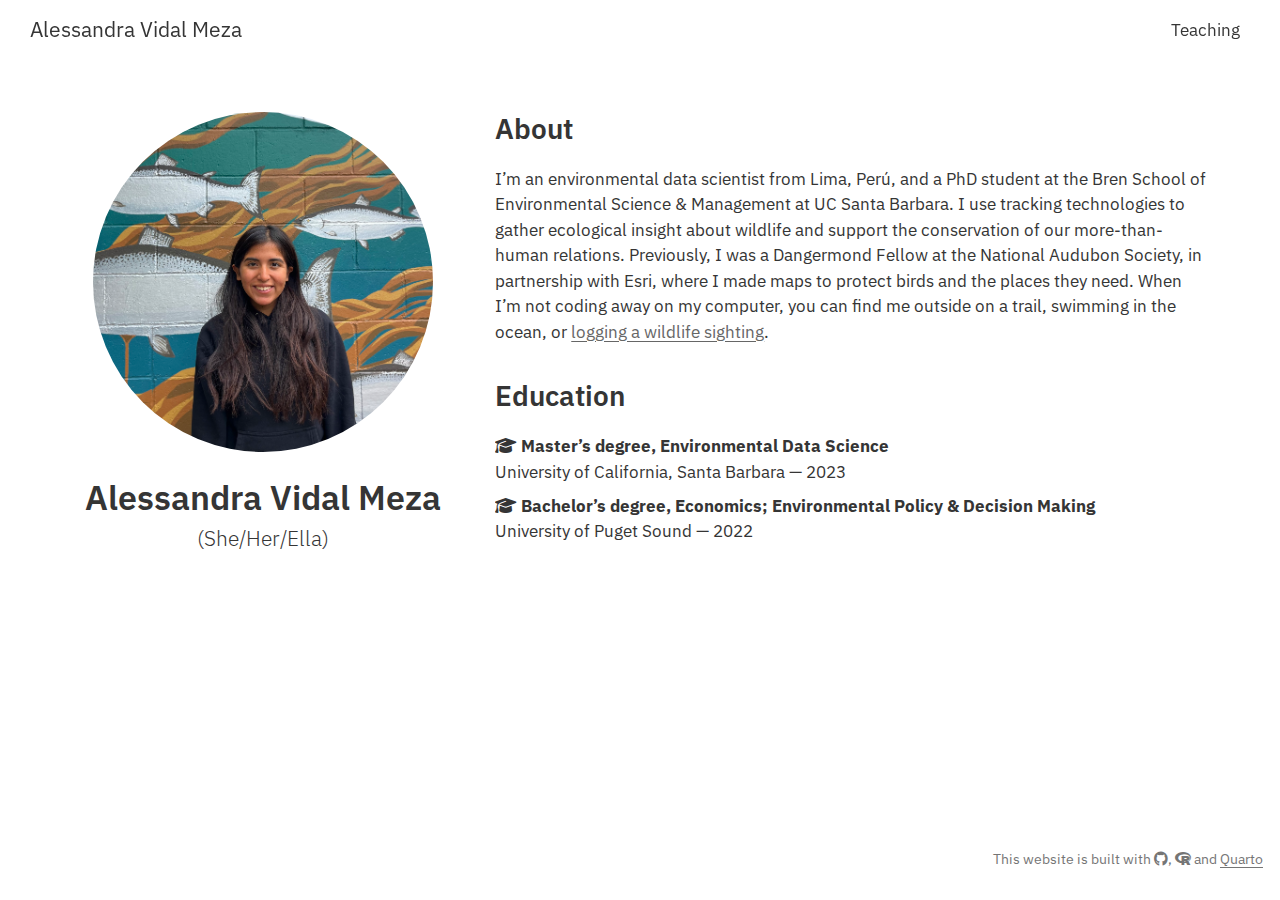
<file: docs/index.html>
<!DOCTYPE html>
<html xmlns="http://www.w3.org/1999/xhtml" lang="en" xml:lang="en"><head>

<meta charset="utf-8">
<meta name="generator" content="quarto-1.5.57">

<meta name="viewport" content="width=device-width, initial-scale=1.0, user-scalable=yes">


<title>Alessandra Vidal Meza</title>
<style>
code{white-space: pre-wrap;}
span.smallcaps{font-variant: small-caps;}
div.columns{display: flex; gap: min(4vw, 1.5em);}
div.column{flex: auto; overflow-x: auto;}
div.hanging-indent{margin-left: 1.5em; text-indent: -1.5em;}
ul.task-list{list-style: none;}
ul.task-list li input[type="checkbox"] {
  width: 0.8em;
  margin: 0 0.8em 0.2em -1em; /* quarto-specific, see https://github.com/quarto-dev/quarto-cli/issues/4556 */ 
  vertical-align: middle;
}
</style>


<script src="site_libs/quarto-nav/quarto-nav.js"></script>
<link href="./images/favicon.svg" rel="icon" type="image/svg+xml">
<script src="site_libs/clipboard/clipboard.min.js"></script>
<script src="site_libs/quarto-html/quarto.js"></script>
<script src="site_libs/quarto-html/popper.min.js"></script>
<script src="site_libs/quarto-html/tippy.umd.min.js"></script>
<link href="site_libs/quarto-html/tippy.css" rel="stylesheet">
<link href="site_libs/quarto-html/quarto-syntax-highlighting.css" rel="stylesheet" id="quarto-text-highlighting-styles">
<script src="site_libs/bootstrap/bootstrap.min.js"></script>
<link href="site_libs/bootstrap/bootstrap-icons.css" rel="stylesheet">
<link href="site_libs/bootstrap/bootstrap.min.css" rel="stylesheet" id="quarto-bootstrap" data-mode="light">
<link href="site_libs/quarto-contrib/fontawesome6-0.1.0/all.css" rel="stylesheet">
<link href="site_libs/quarto-contrib/fontawesome6-0.1.0/latex-fontsize.css" rel="stylesheet">
<script id="quarto-search-options" type="application/json">{
  "language": {
    "search-no-results-text": "No results",
    "search-matching-documents-text": "matching documents",
    "search-copy-link-title": "Copy link to search",
    "search-hide-matches-text": "Hide additional matches",
    "search-more-match-text": "more match in this document",
    "search-more-matches-text": "more matches in this document",
    "search-clear-button-title": "Clear",
    "search-text-placeholder": "",
    "search-detached-cancel-button-title": "Cancel",
    "search-submit-button-title": "Submit",
    "search-label": "Search"
  }
}</script>


</head>

<body class="nav-fixed">

<div id="quarto-search-results"></div>
  <header id="quarto-header" class="headroom fixed-top">
    <nav class="navbar navbar-expand-lg " data-bs-theme="dark">
      <div class="navbar-container container-fluid">
      <div class="navbar-brand-container mx-auto">
    <a class="navbar-brand" href="./index.html">
    <span class="navbar-title">Alessandra Vidal Meza</span>
    </a>
  </div>
          <button class="navbar-toggler" type="button" data-bs-toggle="collapse" data-bs-target="#navbarCollapse" aria-controls="navbarCollapse" role="menu" aria-expanded="false" aria-label="Toggle navigation" onclick="if (window.quartoToggleHeadroom) { window.quartoToggleHeadroom(); }">
  <span class="navbar-toggler-icon"></span>
</button>
          <div class="collapse navbar-collapse" id="navbarCollapse">
            <ul class="navbar-nav navbar-nav-scroll ms-auto">
  <li class="nav-item">
    <a class="nav-link" href="./teach.html"> 
<span class="menu-text">Teaching</span></a>
  </li>  
</ul>
          </div> <!-- /navcollapse -->
            <div class="quarto-navbar-tools">
</div>
      </div> <!-- /container-fluid -->
    </nav>
</header>
<!-- content -->
<div id="quarto-content" class="quarto-container page-columns page-rows-contents page-layout-full page-navbar">
<!-- sidebar -->
<!-- margin-sidebar -->
    
<!-- main -->
<div class="quarto-about-trestles column-page">
  <div class="about-entity">
    <img src="images/avidalmeza.jpeg" class="about-image
  round " style="height: 20em; width: 20em;">
<header id="title-block-header" class="quarto-title-block default">
<div class="quarto-title">
<h1 class="title">Alessandra Vidal Meza</h1>
<p class="subtitle lead">(She/Her/Ella)</p>
</div>
<div class="quarto-title-meta column-page">
  </div>
</header>
  </div>
  <div class="about-contents"><main class="content column-page" id="quarto-document-content">
<section id="about" class="level2">
<h2 data-anchor-id="about">About</h2>
<p>I’m an environmental data scientist from Lima, Perú, and a PhD student at the Bren School of Environmental Science &amp; Management at UC Santa Barbara. I use tracking technologies to gather ecological insight about wildlife and support the conservation of our more-than-human relations. Previously, I was a Dangermond Fellow at the National Audubon Society, in partnership with Esri, where I made maps to protect birds and the places they need. When I’m not coding away on my computer, you can find me outside on a trail, swimming in the ocean, or <a href="https://www.inaturalist.org/observations?place_id=any&amp;user_id=avidalmeza&amp;verifiable=any" target="_blank">logging a wildlife sighting</a>.</p>
</section>
<section id="education" class="level2">
<h2 data-anchor-id="education">Education</h2>
<!--  PhD, Environmental Science and Management
: University of California, Santa Barbara &mdash; 2024-Present -->
<dl>
<dt><i class="fa-solid fa-graduation-cap" aria-label="graduation-cap"></i> Master’s degree, Environmental Data Science</dt>
<dd>
University of California, Santa Barbara — 2023
</dd>
<dt><i class="fa-solid fa-graduation-cap" aria-label="graduation-cap"></i> Bachelor’s degree, Economics; Environmental Policy &amp; Decision Making</dt>
<dd>
University of Puget Sound — 2022
</dd>
</dl>


</section>
</main></div>
</div>
 <!-- /main -->
<script id="quarto-html-after-body" type="application/javascript">
window.document.addEventListener("DOMContentLoaded", function (event) {
  const toggleBodyColorMode = (bsSheetEl) => {
    const mode = bsSheetEl.getAttribute("data-mode");
    const bodyEl = window.document.querySelector("body");
    if (mode === "dark") {
      bodyEl.classList.add("quarto-dark");
      bodyEl.classList.remove("quarto-light");
    } else {
      bodyEl.classList.add("quarto-light");
      bodyEl.classList.remove("quarto-dark");
    }
  }
  const toggleBodyColorPrimary = () => {
    const bsSheetEl = window.document.querySelector("link#quarto-bootstrap");
    if (bsSheetEl) {
      toggleBodyColorMode(bsSheetEl);
    }
  }
  toggleBodyColorPrimary();  
  const isCodeAnnotation = (el) => {
    for (const clz of el.classList) {
      if (clz.startsWith('code-annotation-')) {                     
        return true;
      }
    }
    return false;
  }
  const onCopySuccess = function(e) {
    // button target
    const button = e.trigger;
    // don't keep focus
    button.blur();
    // flash "checked"
    button.classList.add('code-copy-button-checked');
    var currentTitle = button.getAttribute("title");
    button.setAttribute("title", "Copied!");
    let tooltip;
    if (window.bootstrap) {
      button.setAttribute("data-bs-toggle", "tooltip");
      button.setAttribute("data-bs-placement", "left");
      button.setAttribute("data-bs-title", "Copied!");
      tooltip = new bootstrap.Tooltip(button, 
        { trigger: "manual", 
          customClass: "code-copy-button-tooltip",
          offset: [0, -8]});
      tooltip.show();    
    }
    setTimeout(function() {
      if (tooltip) {
        tooltip.hide();
        button.removeAttribute("data-bs-title");
        button.removeAttribute("data-bs-toggle");
        button.removeAttribute("data-bs-placement");
      }
      button.setAttribute("title", currentTitle);
      button.classList.remove('code-copy-button-checked');
    }, 1000);
    // clear code selection
    e.clearSelection();
  }
  const getTextToCopy = function(trigger) {
      const codeEl = trigger.previousElementSibling.cloneNode(true);
      for (const childEl of codeEl.children) {
        if (isCodeAnnotation(childEl)) {
          childEl.remove();
        }
      }
      return codeEl.innerText;
  }
  const clipboard = new window.ClipboardJS('.code-copy-button:not([data-in-quarto-modal])', {
    text: getTextToCopy
  });
  clipboard.on('success', onCopySuccess);
  if (window.document.getElementById('quarto-embedded-source-code-modal')) {
    // For code content inside modals, clipBoardJS needs to be initialized with a container option
    // TODO: Check when it could be a function (https://github.com/zenorocha/clipboard.js/issues/860)
    const clipboardModal = new window.ClipboardJS('.code-copy-button[data-in-quarto-modal]', {
      text: getTextToCopy,
      container: window.document.getElementById('quarto-embedded-source-code-modal')
    });
    clipboardModal.on('success', onCopySuccess);
  }
    var localhostRegex = new RegExp(/^(?:http|https):\/\/localhost\:?[0-9]*\//);
    var mailtoRegex = new RegExp(/^mailto:/);
      var filterRegex = new RegExp('/' + window.location.host + '/');
    var isInternal = (href) => {
        return filterRegex.test(href) || localhostRegex.test(href) || mailtoRegex.test(href);
    }
    // Inspect non-navigation links and adorn them if external
 	var links = window.document.querySelectorAll('a[href]:not(.nav-link):not(.navbar-brand):not(.toc-action):not(.sidebar-link):not(.sidebar-item-toggle):not(.pagination-link):not(.no-external):not([aria-hidden]):not(.dropdown-item):not(.quarto-navigation-tool):not(.about-link)');
    for (var i=0; i<links.length; i++) {
      const link = links[i];
      if (!isInternal(link.href)) {
        // undo the damage that might have been done by quarto-nav.js in the case of
        // links that we want to consider external
        if (link.dataset.originalHref !== undefined) {
          link.href = link.dataset.originalHref;
        }
          // target, if specified
          link.setAttribute("target", "_blank");
          if (link.getAttribute("rel") === null) {
            link.setAttribute("rel", "noopener");
          }
      }
    }
  function tippyHover(el, contentFn, onTriggerFn, onUntriggerFn) {
    const config = {
      allowHTML: true,
      maxWidth: 500,
      delay: 100,
      arrow: false,
      appendTo: function(el) {
          return el.parentElement;
      },
      interactive: true,
      interactiveBorder: 10,
      theme: 'quarto',
      placement: 'bottom-start',
    };
    if (contentFn) {
      config.content = contentFn;
    }
    if (onTriggerFn) {
      config.onTrigger = onTriggerFn;
    }
    if (onUntriggerFn) {
      config.onUntrigger = onUntriggerFn;
    }
    window.tippy(el, config); 
  }
  const noterefs = window.document.querySelectorAll('a[role="doc-noteref"]');
  for (var i=0; i<noterefs.length; i++) {
    const ref = noterefs[i];
    tippyHover(ref, function() {
      // use id or data attribute instead here
      let href = ref.getAttribute('data-footnote-href') || ref.getAttribute('href');
      try { href = new URL(href).hash; } catch {}
      const id = href.replace(/^#\/?/, "");
      const note = window.document.getElementById(id);
      if (note) {
        return note.innerHTML;
      } else {
        return "";
      }
    });
  }
  const xrefs = window.document.querySelectorAll('a.quarto-xref');
  const processXRef = (id, note) => {
    // Strip column container classes
    const stripColumnClz = (el) => {
      el.classList.remove("page-full", "page-columns");
      if (el.children) {
        for (const child of el.children) {
          stripColumnClz(child);
        }
      }
    }
    stripColumnClz(note)
    if (id === null || id.startsWith('sec-')) {
      // Special case sections, only their first couple elements
      const container = document.createElement("div");
      if (note.children && note.children.length > 2) {
        container.appendChild(note.children[0].cloneNode(true));
        for (let i = 1; i < note.children.length; i++) {
          const child = note.children[i];
          if (child.tagName === "P" && child.innerText === "") {
            continue;
          } else {
            container.appendChild(child.cloneNode(true));
            break;
          }
        }
        if (window.Quarto?.typesetMath) {
          window.Quarto.typesetMath(container);
        }
        return container.innerHTML
      } else {
        if (window.Quarto?.typesetMath) {
          window.Quarto.typesetMath(note);
        }
        return note.innerHTML;
      }
    } else {
      // Remove any anchor links if they are present
      const anchorLink = note.querySelector('a.anchorjs-link');
      if (anchorLink) {
        anchorLink.remove();
      }
      if (window.Quarto?.typesetMath) {
        window.Quarto.typesetMath(note);
      }
      // TODO in 1.5, we should make sure this works without a callout special case
      if (note.classList.contains("callout")) {
        return note.outerHTML;
      } else {
        return note.innerHTML;
      }
    }
  }
  for (var i=0; i<xrefs.length; i++) {
    const xref = xrefs[i];
    tippyHover(xref, undefined, function(instance) {
      instance.disable();
      let url = xref.getAttribute('href');
      let hash = undefined; 
      if (url.startsWith('#')) {
        hash = url;
      } else {
        try { hash = new URL(url).hash; } catch {}
      }
      if (hash) {
        const id = hash.replace(/^#\/?/, "");
        const note = window.document.getElementById(id);
        if (note !== null) {
          try {
            const html = processXRef(id, note.cloneNode(true));
            instance.setContent(html);
          } finally {
            instance.enable();
            instance.show();
          }
        } else {
          // See if we can fetch this
          fetch(url.split('#')[0])
          .then(res => res.text())
          .then(html => {
            const parser = new DOMParser();
            const htmlDoc = parser.parseFromString(html, "text/html");
            const note = htmlDoc.getElementById(id);
            if (note !== null) {
              const html = processXRef(id, note);
              instance.setContent(html);
            } 
          }).finally(() => {
            instance.enable();
            instance.show();
          });
        }
      } else {
        // See if we can fetch a full url (with no hash to target)
        // This is a special case and we should probably do some content thinning / targeting
        fetch(url)
        .then(res => res.text())
        .then(html => {
          const parser = new DOMParser();
          const htmlDoc = parser.parseFromString(html, "text/html");
          const note = htmlDoc.querySelector('main.content');
          if (note !== null) {
            // This should only happen for chapter cross references
            // (since there is no id in the URL)
            // remove the first header
            if (note.children.length > 0 && note.children[0].tagName === "HEADER") {
              note.children[0].remove();
            }
            const html = processXRef(null, note);
            instance.setContent(html);
          } 
        }).finally(() => {
          instance.enable();
          instance.show();
        });
      }
    }, function(instance) {
    });
  }
      let selectedAnnoteEl;
      const selectorForAnnotation = ( cell, annotation) => {
        let cellAttr = 'data-code-cell="' + cell + '"';
        let lineAttr = 'data-code-annotation="' +  annotation + '"';
        const selector = 'span[' + cellAttr + '][' + lineAttr + ']';
        return selector;
      }
      const selectCodeLines = (annoteEl) => {
        const doc = window.document;
        const targetCell = annoteEl.getAttribute("data-target-cell");
        const targetAnnotation = annoteEl.getAttribute("data-target-annotation");
        const annoteSpan = window.document.querySelector(selectorForAnnotation(targetCell, targetAnnotation));
        const lines = annoteSpan.getAttribute("data-code-lines").split(",");
        const lineIds = lines.map((line) => {
          return targetCell + "-" + line;
        })
        let top = null;
        let height = null;
        let parent = null;
        if (lineIds.length > 0) {
            //compute the position of the single el (top and bottom and make a div)
            const el = window.document.getElementById(lineIds[0]);
            top = el.offsetTop;
            height = el.offsetHeight;
            parent = el.parentElement.parentElement;
          if (lineIds.length > 1) {
            const lastEl = window.document.getElementById(lineIds[lineIds.length - 1]);
            const bottom = lastEl.offsetTop + lastEl.offsetHeight;
            height = bottom - top;
          }
          if (top !== null && height !== null && parent !== null) {
            // cook up a div (if necessary) and position it 
            let div = window.document.getElementById("code-annotation-line-highlight");
            if (div === null) {
              div = window.document.createElement("div");
              div.setAttribute("id", "code-annotation-line-highlight");
              div.style.position = 'absolute';
              parent.appendChild(div);
            }
            div.style.top = top - 2 + "px";
            div.style.height = height + 4 + "px";
            div.style.left = 0;
            let gutterDiv = window.document.getElementById("code-annotation-line-highlight-gutter");
            if (gutterDiv === null) {
              gutterDiv = window.document.createElement("div");
              gutterDiv.setAttribute("id", "code-annotation-line-highlight-gutter");
              gutterDiv.style.position = 'absolute';
              const codeCell = window.document.getElementById(targetCell);
              const gutter = codeCell.querySelector('.code-annotation-gutter');
              gutter.appendChild(gutterDiv);
            }
            gutterDiv.style.top = top - 2 + "px";
            gutterDiv.style.height = height + 4 + "px";
          }
          selectedAnnoteEl = annoteEl;
        }
      };
      const unselectCodeLines = () => {
        const elementsIds = ["code-annotation-line-highlight", "code-annotation-line-highlight-gutter"];
        elementsIds.forEach((elId) => {
          const div = window.document.getElementById(elId);
          if (div) {
            div.remove();
          }
        });
        selectedAnnoteEl = undefined;
      };
        // Handle positioning of the toggle
    window.addEventListener(
      "resize",
      throttle(() => {
        elRect = undefined;
        if (selectedAnnoteEl) {
          selectCodeLines(selectedAnnoteEl);
        }
      }, 10)
    );
    function throttle(fn, ms) {
    let throttle = false;
    let timer;
      return (...args) => {
        if(!throttle) { // first call gets through
            fn.apply(this, args);
            throttle = true;
        } else { // all the others get throttled
            if(timer) clearTimeout(timer); // cancel #2
            timer = setTimeout(() => {
              fn.apply(this, args);
              timer = throttle = false;
            }, ms);
        }
      };
    }
      // Attach click handler to the DT
      const annoteDls = window.document.querySelectorAll('dt[data-target-cell]');
      for (const annoteDlNode of annoteDls) {
        annoteDlNode.addEventListener('click', (event) => {
          const clickedEl = event.target;
          if (clickedEl !== selectedAnnoteEl) {
            unselectCodeLines();
            const activeEl = window.document.querySelector('dt[data-target-cell].code-annotation-active');
            if (activeEl) {
              activeEl.classList.remove('code-annotation-active');
            }
            selectCodeLines(clickedEl);
            clickedEl.classList.add('code-annotation-active');
          } else {
            // Unselect the line
            unselectCodeLines();
            clickedEl.classList.remove('code-annotation-active');
          }
        });
      }
  const findCites = (el) => {
    const parentEl = el.parentElement;
    if (parentEl) {
      const cites = parentEl.dataset.cites;
      if (cites) {
        return {
          el,
          cites: cites.split(' ')
        };
      } else {
        return findCites(el.parentElement)
      }
    } else {
      return undefined;
    }
  };
  var bibliorefs = window.document.querySelectorAll('a[role="doc-biblioref"]');
  for (var i=0; i<bibliorefs.length; i++) {
    const ref = bibliorefs[i];
    const citeInfo = findCites(ref);
    if (citeInfo) {
      tippyHover(citeInfo.el, function() {
        var popup = window.document.createElement('div');
        citeInfo.cites.forEach(function(cite) {
          var citeDiv = window.document.createElement('div');
          citeDiv.classList.add('hanging-indent');
          citeDiv.classList.add('csl-entry');
          var biblioDiv = window.document.getElementById('ref-' + cite);
          if (biblioDiv) {
            citeDiv.innerHTML = biblioDiv.innerHTML;
          }
          popup.appendChild(citeDiv);
        });
        return popup.innerHTML;
      });
    }
  }
});
</script>
</div> <!-- /content -->
<footer class="footer">
  <div class="nav-footer">
    <div class="nav-footer-left">
      &nbsp;
    </div>   
    <div class="nav-footer-center">
      &nbsp;
    </div>
    <div class="nav-footer-right">
<p>This website is built with <a href="https://github.com/avidalmeza/avidalmeza.github.io" target="_blank"><i class="fa-brands fa-github" title="GitHub octocat logo" aria-label="github"></i></a>, <a href="https://www.r-project.org/about.html" target="_blank"><i class="fa-brands fa-r-project" title="R Project" aria-label="r-project"></i></a> and <a href="https://quarto.org/" target="_blank">Quarto</a></p>
</div>
  </div>
</footer>




</body></html>
</file>
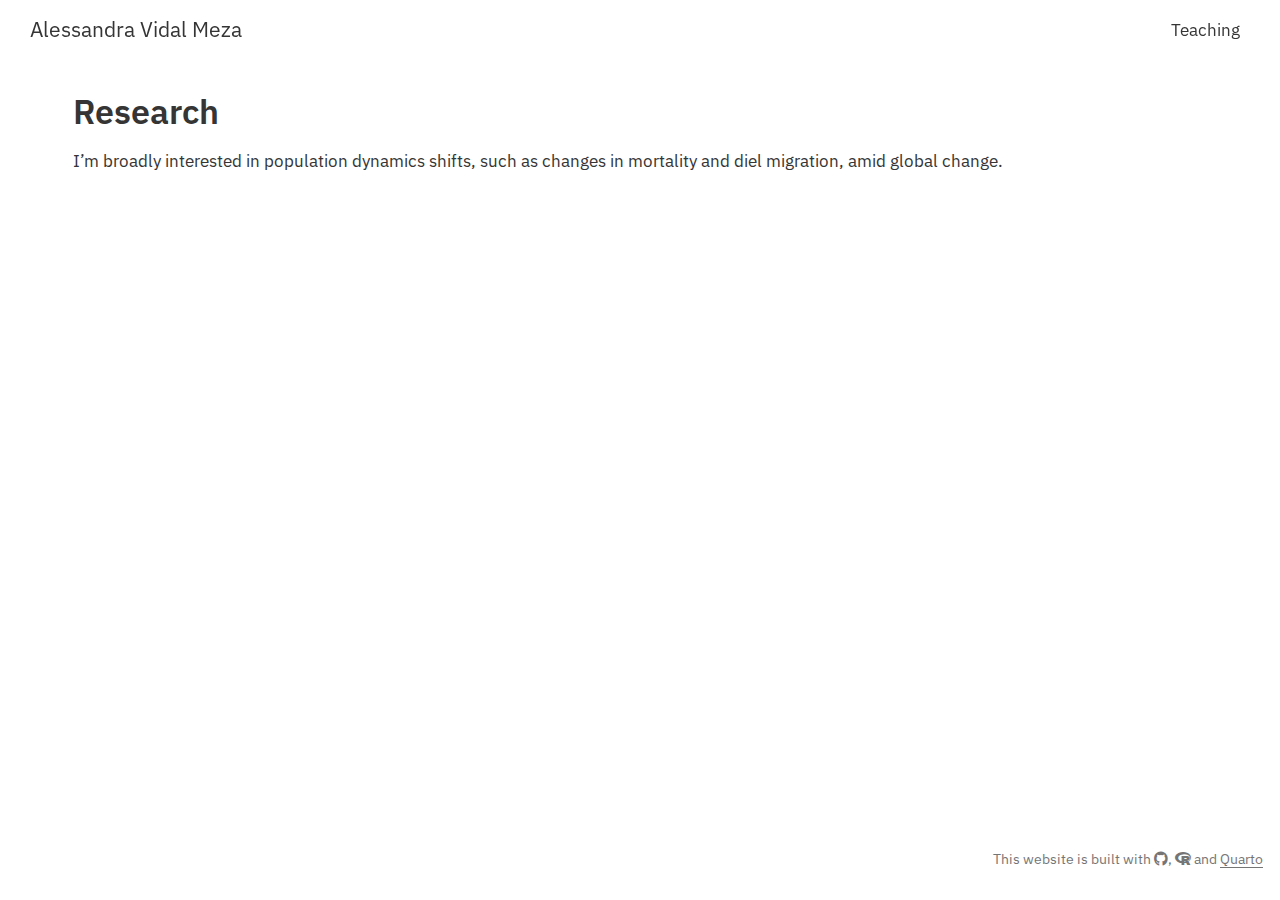
<file: docs/research.html>
<!DOCTYPE html>
<html xmlns="http://www.w3.org/1999/xhtml" lang="en" xml:lang="en"><head>

<meta charset="utf-8">
<meta name="generator" content="quarto-1.5.57">

<meta name="viewport" content="width=device-width, initial-scale=1.0, user-scalable=yes">


<title>Research – Alessandra Vidal Meza</title>
<style>
code{white-space: pre-wrap;}
span.smallcaps{font-variant: small-caps;}
div.columns{display: flex; gap: min(4vw, 1.5em);}
div.column{flex: auto; overflow-x: auto;}
div.hanging-indent{margin-left: 1.5em; text-indent: -1.5em;}
ul.task-list{list-style: none;}
ul.task-list li input[type="checkbox"] {
  width: 0.8em;
  margin: 0 0.8em 0.2em -1em; /* quarto-specific, see https://github.com/quarto-dev/quarto-cli/issues/4556 */ 
  vertical-align: middle;
}
</style>


<script src="site_libs/quarto-nav/quarto-nav.js"></script>
<link href="./images/favicon.svg" rel="icon" type="image/svg+xml">
<script src="site_libs/clipboard/clipboard.min.js"></script>
<script src="site_libs/quarto-html/quarto.js"></script>
<script src="site_libs/quarto-html/popper.min.js"></script>
<script src="site_libs/quarto-html/tippy.umd.min.js"></script>
<script src="site_libs/quarto-html/anchor.min.js"></script>
<link href="site_libs/quarto-html/tippy.css" rel="stylesheet">
<link href="site_libs/quarto-html/quarto-syntax-highlighting.css" rel="stylesheet" id="quarto-text-highlighting-styles">
<script src="site_libs/bootstrap/bootstrap.min.js"></script>
<link href="site_libs/bootstrap/bootstrap-icons.css" rel="stylesheet">
<link href="site_libs/bootstrap/bootstrap.min.css" rel="stylesheet" id="quarto-bootstrap" data-mode="light">
<link href="site_libs/quarto-contrib/fontawesome6-0.1.0/all.css" rel="stylesheet">
<link href="site_libs/quarto-contrib/fontawesome6-0.1.0/latex-fontsize.css" rel="stylesheet">
<script id="quarto-search-options" type="application/json">{
  "language": {
    "search-no-results-text": "No results",
    "search-matching-documents-text": "matching documents",
    "search-copy-link-title": "Copy link to search",
    "search-hide-matches-text": "Hide additional matches",
    "search-more-match-text": "more match in this document",
    "search-more-matches-text": "more matches in this document",
    "search-clear-button-title": "Clear",
    "search-text-placeholder": "",
    "search-detached-cancel-button-title": "Cancel",
    "search-submit-button-title": "Submit",
    "search-label": "Search"
  }
}</script>


</head>

<body class="nav-fixed">

<div id="quarto-search-results"></div>
  <header id="quarto-header" class="headroom fixed-top">
    <nav class="navbar navbar-expand-lg " data-bs-theme="dark">
      <div class="navbar-container container-fluid">
      <div class="navbar-brand-container mx-auto">
    <a class="navbar-brand" href="./index.html">
    <span class="navbar-title">Alessandra Vidal Meza</span>
    </a>
  </div>
          <button class="navbar-toggler" type="button" data-bs-toggle="collapse" data-bs-target="#navbarCollapse" aria-controls="navbarCollapse" role="menu" aria-expanded="false" aria-label="Toggle navigation" onclick="if (window.quartoToggleHeadroom) { window.quartoToggleHeadroom(); }">
  <span class="navbar-toggler-icon"></span>
</button>
          <div class="collapse navbar-collapse" id="navbarCollapse">
            <ul class="navbar-nav navbar-nav-scroll ms-auto">
  <li class="nav-item">
    <a class="nav-link" href="./teach.html"> 
<span class="menu-text">Teaching</span></a>
  </li>  
</ul>
          </div> <!-- /navcollapse -->
            <div class="quarto-navbar-tools">
</div>
      </div> <!-- /container-fluid -->
    </nav>
</header>
<!-- content -->
<div id="quarto-content" class="quarto-container page-columns page-rows-contents page-layout-full page-navbar">
<!-- sidebar -->
<!-- margin-sidebar -->
    
<!-- main -->
<main class="content column-page" id="quarto-document-content">

<header id="title-block-header" class="quarto-title-block default">
<div class="quarto-title">
<h1 class="title">Research</h1>
</div>



<div class="quarto-title-meta column-page">

    
  
    
  </div>
  


</header>


<p>I’m broadly interested in population dynamics shifts, such as changes in mortality and diel migration, amid global change.</p>



</main> <!-- /main -->
<script id="quarto-html-after-body" type="application/javascript">
window.document.addEventListener("DOMContentLoaded", function (event) {
  const toggleBodyColorMode = (bsSheetEl) => {
    const mode = bsSheetEl.getAttribute("data-mode");
    const bodyEl = window.document.querySelector("body");
    if (mode === "dark") {
      bodyEl.classList.add("quarto-dark");
      bodyEl.classList.remove("quarto-light");
    } else {
      bodyEl.classList.add("quarto-light");
      bodyEl.classList.remove("quarto-dark");
    }
  }
  const toggleBodyColorPrimary = () => {
    const bsSheetEl = window.document.querySelector("link#quarto-bootstrap");
    if (bsSheetEl) {
      toggleBodyColorMode(bsSheetEl);
    }
  }
  toggleBodyColorPrimary();  
  const icon = "";
  const anchorJS = new window.AnchorJS();
  anchorJS.options = {
    placement: 'right',
    icon: icon
  };
  anchorJS.add('.anchored');
  const isCodeAnnotation = (el) => {
    for (const clz of el.classList) {
      if (clz.startsWith('code-annotation-')) {                     
        return true;
      }
    }
    return false;
  }
  const onCopySuccess = function(e) {
    // button target
    const button = e.trigger;
    // don't keep focus
    button.blur();
    // flash "checked"
    button.classList.add('code-copy-button-checked');
    var currentTitle = button.getAttribute("title");
    button.setAttribute("title", "Copied!");
    let tooltip;
    if (window.bootstrap) {
      button.setAttribute("data-bs-toggle", "tooltip");
      button.setAttribute("data-bs-placement", "left");
      button.setAttribute("data-bs-title", "Copied!");
      tooltip = new bootstrap.Tooltip(button, 
        { trigger: "manual", 
          customClass: "code-copy-button-tooltip",
          offset: [0, -8]});
      tooltip.show();    
    }
    setTimeout(function() {
      if (tooltip) {
        tooltip.hide();
        button.removeAttribute("data-bs-title");
        button.removeAttribute("data-bs-toggle");
        button.removeAttribute("data-bs-placement");
      }
      button.setAttribute("title", currentTitle);
      button.classList.remove('code-copy-button-checked');
    }, 1000);
    // clear code selection
    e.clearSelection();
  }
  const getTextToCopy = function(trigger) {
      const codeEl = trigger.previousElementSibling.cloneNode(true);
      for (const childEl of codeEl.children) {
        if (isCodeAnnotation(childEl)) {
          childEl.remove();
        }
      }
      return codeEl.innerText;
  }
  const clipboard = new window.ClipboardJS('.code-copy-button:not([data-in-quarto-modal])', {
    text: getTextToCopy
  });
  clipboard.on('success', onCopySuccess);
  if (window.document.getElementById('quarto-embedded-source-code-modal')) {
    // For code content inside modals, clipBoardJS needs to be initialized with a container option
    // TODO: Check when it could be a function (https://github.com/zenorocha/clipboard.js/issues/860)
    const clipboardModal = new window.ClipboardJS('.code-copy-button[data-in-quarto-modal]', {
      text: getTextToCopy,
      container: window.document.getElementById('quarto-embedded-source-code-modal')
    });
    clipboardModal.on('success', onCopySuccess);
  }
    var localhostRegex = new RegExp(/^(?:http|https):\/\/localhost\:?[0-9]*\//);
    var mailtoRegex = new RegExp(/^mailto:/);
      var filterRegex = new RegExp('/' + window.location.host + '/');
    var isInternal = (href) => {
        return filterRegex.test(href) || localhostRegex.test(href) || mailtoRegex.test(href);
    }
    // Inspect non-navigation links and adorn them if external
 	var links = window.document.querySelectorAll('a[href]:not(.nav-link):not(.navbar-brand):not(.toc-action):not(.sidebar-link):not(.sidebar-item-toggle):not(.pagination-link):not(.no-external):not([aria-hidden]):not(.dropdown-item):not(.quarto-navigation-tool):not(.about-link)');
    for (var i=0; i<links.length; i++) {
      const link = links[i];
      if (!isInternal(link.href)) {
        // undo the damage that might have been done by quarto-nav.js in the case of
        // links that we want to consider external
        if (link.dataset.originalHref !== undefined) {
          link.href = link.dataset.originalHref;
        }
          // target, if specified
          link.setAttribute("target", "_blank");
          if (link.getAttribute("rel") === null) {
            link.setAttribute("rel", "noopener");
          }
      }
    }
  function tippyHover(el, contentFn, onTriggerFn, onUntriggerFn) {
    const config = {
      allowHTML: true,
      maxWidth: 500,
      delay: 100,
      arrow: false,
      appendTo: function(el) {
          return el.parentElement;
      },
      interactive: true,
      interactiveBorder: 10,
      theme: 'quarto',
      placement: 'bottom-start',
    };
    if (contentFn) {
      config.content = contentFn;
    }
    if (onTriggerFn) {
      config.onTrigger = onTriggerFn;
    }
    if (onUntriggerFn) {
      config.onUntrigger = onUntriggerFn;
    }
    window.tippy(el, config); 
  }
  const noterefs = window.document.querySelectorAll('a[role="doc-noteref"]');
  for (var i=0; i<noterefs.length; i++) {
    const ref = noterefs[i];
    tippyHover(ref, function() {
      // use id or data attribute instead here
      let href = ref.getAttribute('data-footnote-href') || ref.getAttribute('href');
      try { href = new URL(href).hash; } catch {}
      const id = href.replace(/^#\/?/, "");
      const note = window.document.getElementById(id);
      if (note) {
        return note.innerHTML;
      } else {
        return "";
      }
    });
  }
  const xrefs = window.document.querySelectorAll('a.quarto-xref');
  const processXRef = (id, note) => {
    // Strip column container classes
    const stripColumnClz = (el) => {
      el.classList.remove("page-full", "page-columns");
      if (el.children) {
        for (const child of el.children) {
          stripColumnClz(child);
        }
      }
    }
    stripColumnClz(note)
    if (id === null || id.startsWith('sec-')) {
      // Special case sections, only their first couple elements
      const container = document.createElement("div");
      if (note.children && note.children.length > 2) {
        container.appendChild(note.children[0].cloneNode(true));
        for (let i = 1; i < note.children.length; i++) {
          const child = note.children[i];
          if (child.tagName === "P" && child.innerText === "") {
            continue;
          } else {
            container.appendChild(child.cloneNode(true));
            break;
          }
        }
        if (window.Quarto?.typesetMath) {
          window.Quarto.typesetMath(container);
        }
        return container.innerHTML
      } else {
        if (window.Quarto?.typesetMath) {
          window.Quarto.typesetMath(note);
        }
        return note.innerHTML;
      }
    } else {
      // Remove any anchor links if they are present
      const anchorLink = note.querySelector('a.anchorjs-link');
      if (anchorLink) {
        anchorLink.remove();
      }
      if (window.Quarto?.typesetMath) {
        window.Quarto.typesetMath(note);
      }
      // TODO in 1.5, we should make sure this works without a callout special case
      if (note.classList.contains("callout")) {
        return note.outerHTML;
      } else {
        return note.innerHTML;
      }
    }
  }
  for (var i=0; i<xrefs.length; i++) {
    const xref = xrefs[i];
    tippyHover(xref, undefined, function(instance) {
      instance.disable();
      let url = xref.getAttribute('href');
      let hash = undefined; 
      if (url.startsWith('#')) {
        hash = url;
      } else {
        try { hash = new URL(url).hash; } catch {}
      }
      if (hash) {
        const id = hash.replace(/^#\/?/, "");
        const note = window.document.getElementById(id);
        if (note !== null) {
          try {
            const html = processXRef(id, note.cloneNode(true));
            instance.setContent(html);
          } finally {
            instance.enable();
            instance.show();
          }
        } else {
          // See if we can fetch this
          fetch(url.split('#')[0])
          .then(res => res.text())
          .then(html => {
            const parser = new DOMParser();
            const htmlDoc = parser.parseFromString(html, "text/html");
            const note = htmlDoc.getElementById(id);
            if (note !== null) {
              const html = processXRef(id, note);
              instance.setContent(html);
            } 
          }).finally(() => {
            instance.enable();
            instance.show();
          });
        }
      } else {
        // See if we can fetch a full url (with no hash to target)
        // This is a special case and we should probably do some content thinning / targeting
        fetch(url)
        .then(res => res.text())
        .then(html => {
          const parser = new DOMParser();
          const htmlDoc = parser.parseFromString(html, "text/html");
          const note = htmlDoc.querySelector('main.content');
          if (note !== null) {
            // This should only happen for chapter cross references
            // (since there is no id in the URL)
            // remove the first header
            if (note.children.length > 0 && note.children[0].tagName === "HEADER") {
              note.children[0].remove();
            }
            const html = processXRef(null, note);
            instance.setContent(html);
          } 
        }).finally(() => {
          instance.enable();
          instance.show();
        });
      }
    }, function(instance) {
    });
  }
      let selectedAnnoteEl;
      const selectorForAnnotation = ( cell, annotation) => {
        let cellAttr = 'data-code-cell="' + cell + '"';
        let lineAttr = 'data-code-annotation="' +  annotation + '"';
        const selector = 'span[' + cellAttr + '][' + lineAttr + ']';
        return selector;
      }
      const selectCodeLines = (annoteEl) => {
        const doc = window.document;
        const targetCell = annoteEl.getAttribute("data-target-cell");
        const targetAnnotation = annoteEl.getAttribute("data-target-annotation");
        const annoteSpan = window.document.querySelector(selectorForAnnotation(targetCell, targetAnnotation));
        const lines = annoteSpan.getAttribute("data-code-lines").split(",");
        const lineIds = lines.map((line) => {
          return targetCell + "-" + line;
        })
        let top = null;
        let height = null;
        let parent = null;
        if (lineIds.length > 0) {
            //compute the position of the single el (top and bottom and make a div)
            const el = window.document.getElementById(lineIds[0]);
            top = el.offsetTop;
            height = el.offsetHeight;
            parent = el.parentElement.parentElement;
          if (lineIds.length > 1) {
            const lastEl = window.document.getElementById(lineIds[lineIds.length - 1]);
            const bottom = lastEl.offsetTop + lastEl.offsetHeight;
            height = bottom - top;
          }
          if (top !== null && height !== null && parent !== null) {
            // cook up a div (if necessary) and position it 
            let div = window.document.getElementById("code-annotation-line-highlight");
            if (div === null) {
              div = window.document.createElement("div");
              div.setAttribute("id", "code-annotation-line-highlight");
              div.style.position = 'absolute';
              parent.appendChild(div);
            }
            div.style.top = top - 2 + "px";
            div.style.height = height + 4 + "px";
            div.style.left = 0;
            let gutterDiv = window.document.getElementById("code-annotation-line-highlight-gutter");
            if (gutterDiv === null) {
              gutterDiv = window.document.createElement("div");
              gutterDiv.setAttribute("id", "code-annotation-line-highlight-gutter");
              gutterDiv.style.position = 'absolute';
              const codeCell = window.document.getElementById(targetCell);
              const gutter = codeCell.querySelector('.code-annotation-gutter');
              gutter.appendChild(gutterDiv);
            }
            gutterDiv.style.top = top - 2 + "px";
            gutterDiv.style.height = height + 4 + "px";
          }
          selectedAnnoteEl = annoteEl;
        }
      };
      const unselectCodeLines = () => {
        const elementsIds = ["code-annotation-line-highlight", "code-annotation-line-highlight-gutter"];
        elementsIds.forEach((elId) => {
          const div = window.document.getElementById(elId);
          if (div) {
            div.remove();
          }
        });
        selectedAnnoteEl = undefined;
      };
        // Handle positioning of the toggle
    window.addEventListener(
      "resize",
      throttle(() => {
        elRect = undefined;
        if (selectedAnnoteEl) {
          selectCodeLines(selectedAnnoteEl);
        }
      }, 10)
    );
    function throttle(fn, ms) {
    let throttle = false;
    let timer;
      return (...args) => {
        if(!throttle) { // first call gets through
            fn.apply(this, args);
            throttle = true;
        } else { // all the others get throttled
            if(timer) clearTimeout(timer); // cancel #2
            timer = setTimeout(() => {
              fn.apply(this, args);
              timer = throttle = false;
            }, ms);
        }
      };
    }
      // Attach click handler to the DT
      const annoteDls = window.document.querySelectorAll('dt[data-target-cell]');
      for (const annoteDlNode of annoteDls) {
        annoteDlNode.addEventListener('click', (event) => {
          const clickedEl = event.target;
          if (clickedEl !== selectedAnnoteEl) {
            unselectCodeLines();
            const activeEl = window.document.querySelector('dt[data-target-cell].code-annotation-active');
            if (activeEl) {
              activeEl.classList.remove('code-annotation-active');
            }
            selectCodeLines(clickedEl);
            clickedEl.classList.add('code-annotation-active');
          } else {
            // Unselect the line
            unselectCodeLines();
            clickedEl.classList.remove('code-annotation-active');
          }
        });
      }
  const findCites = (el) => {
    const parentEl = el.parentElement;
    if (parentEl) {
      const cites = parentEl.dataset.cites;
      if (cites) {
        return {
          el,
          cites: cites.split(' ')
        };
      } else {
        return findCites(el.parentElement)
      }
    } else {
      return undefined;
    }
  };
  var bibliorefs = window.document.querySelectorAll('a[role="doc-biblioref"]');
  for (var i=0; i<bibliorefs.length; i++) {
    const ref = bibliorefs[i];
    const citeInfo = findCites(ref);
    if (citeInfo) {
      tippyHover(citeInfo.el, function() {
        var popup = window.document.createElement('div');
        citeInfo.cites.forEach(function(cite) {
          var citeDiv = window.document.createElement('div');
          citeDiv.classList.add('hanging-indent');
          citeDiv.classList.add('csl-entry');
          var biblioDiv = window.document.getElementById('ref-' + cite);
          if (biblioDiv) {
            citeDiv.innerHTML = biblioDiv.innerHTML;
          }
          popup.appendChild(citeDiv);
        });
        return popup.innerHTML;
      });
    }
  }
});
</script>
</div> <!-- /content -->
<footer class="footer">
  <div class="nav-footer">
    <div class="nav-footer-left">
      &nbsp;
    </div>   
    <div class="nav-footer-center">
      &nbsp;
    </div>
    <div class="nav-footer-right">
<p>This website is built with <a href="https://github.com/avidalmeza/avidalmeza.github.io" target="_blank"><i class="fa-brands fa-github" title="GitHub octocat logo" aria-label="github"></i></a>, <a href="https://www.r-project.org/about.html" target="_blank"><i class="fa-brands fa-r-project" title="R Project" aria-label="r-project"></i></a> and <a href="https://quarto.org/" target="_blank">Quarto</a></p>
</div>
  </div>
</footer>




</body></html>
</file>
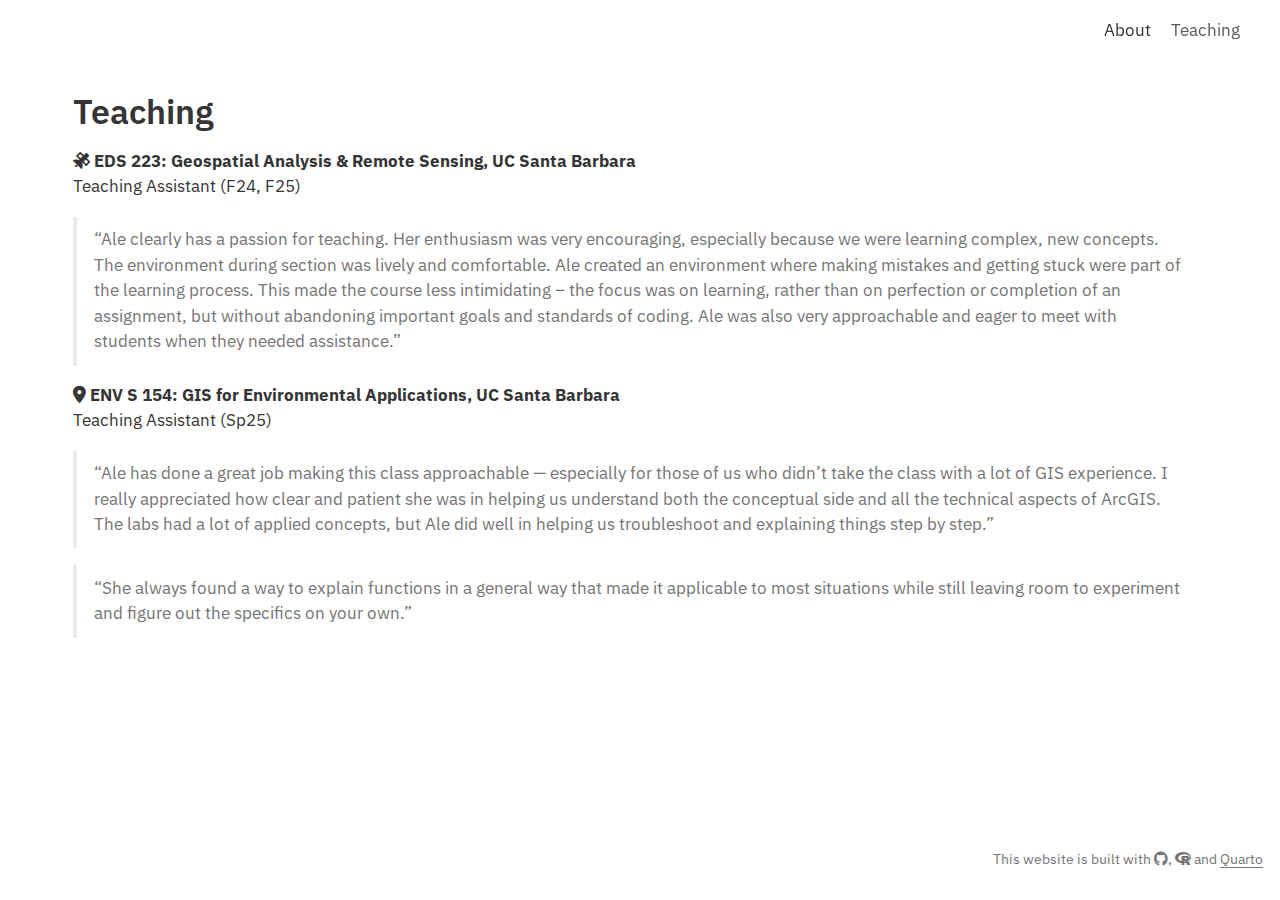
<file: docs/teach.html>
<!DOCTYPE html>
<html xmlns="http://www.w3.org/1999/xhtml" lang="en" xml:lang="en"><head>

<meta charset="utf-8">
<meta name="generator" content="quarto-1.5.57">

<meta name="viewport" content="width=device-width, initial-scale=1.0, user-scalable=yes">


<title>Teaching – Alessandra Vidal Meza</title>
<style>
code{white-space: pre-wrap;}
span.smallcaps{font-variant: small-caps;}
div.columns{display: flex; gap: min(4vw, 1.5em);}
div.column{flex: auto; overflow-x: auto;}
div.hanging-indent{margin-left: 1.5em; text-indent: -1.5em;}
ul.task-list{list-style: none;}
ul.task-list li input[type="checkbox"] {
  width: 0.8em;
  margin: 0 0.8em 0.2em -1em; /* quarto-specific, see https://github.com/quarto-dev/quarto-cli/issues/4556 */ 
  vertical-align: middle;
}
</style>


<script src="site_libs/quarto-nav/quarto-nav.js"></script>
<link href="./images/favicon.svg" rel="icon" type="image/svg+xml">
<script src="site_libs/clipboard/clipboard.min.js"></script>
<script src="site_libs/quarto-html/quarto.js"></script>
<script src="site_libs/quarto-html/popper.min.js"></script>
<script src="site_libs/quarto-html/tippy.umd.min.js"></script>
<script src="site_libs/quarto-html/anchor.min.js"></script>
<link href="site_libs/quarto-html/tippy.css" rel="stylesheet">
<link href="site_libs/quarto-html/quarto-syntax-highlighting.css" rel="stylesheet" id="quarto-text-highlighting-styles">
<script src="site_libs/bootstrap/bootstrap.min.js"></script>
<link href="site_libs/bootstrap/bootstrap-icons.css" rel="stylesheet">
<link href="site_libs/bootstrap/bootstrap.min.css" rel="stylesheet" id="quarto-bootstrap" data-mode="light">
<link href="site_libs/quarto-contrib/fontawesome6-0.1.0/all.css" rel="stylesheet">
<link href="site_libs/quarto-contrib/fontawesome6-0.1.0/latex-fontsize.css" rel="stylesheet">
<script id="quarto-search-options" type="application/json">{
  "language": {
    "search-no-results-text": "No results",
    "search-matching-documents-text": "matching documents",
    "search-copy-link-title": "Copy link to search",
    "search-hide-matches-text": "Hide additional matches",
    "search-more-match-text": "more match in this document",
    "search-more-matches-text": "more matches in this document",
    "search-clear-button-title": "Clear",
    "search-text-placeholder": "",
    "search-detached-cancel-button-title": "Cancel",
    "search-submit-button-title": "Submit",
    "search-label": "Search"
  }
}</script>


</head>

<body class="nav-fixed">

<div id="quarto-search-results"></div>
  <header id="quarto-header" class="headroom fixed-top">
    <nav class="navbar navbar-expand-lg " data-bs-theme="dark">
      <div class="navbar-container container-fluid">
          <button class="navbar-toggler" type="button" data-bs-toggle="collapse" data-bs-target="#navbarCollapse" aria-controls="navbarCollapse" role="menu" aria-expanded="false" aria-label="Toggle navigation" onclick="if (window.quartoToggleHeadroom) { window.quartoToggleHeadroom(); }">
  <span class="navbar-toggler-icon"></span>
</button>
          <div class="collapse navbar-collapse" id="navbarCollapse">
            <ul class="navbar-nav navbar-nav-scroll ms-auto">
  <li class="nav-item">
    <a class="nav-link" href="./index.html"> 
<span class="menu-text">About</span></a>
  </li>  
  <li class="nav-item">
    <a class="nav-link active" href="./teach.html" aria-current="page"> 
<span class="menu-text">Teaching</span></a>
  </li>  
</ul>
          </div> <!-- /navcollapse -->
            <div class="quarto-navbar-tools">
</div>
      </div> <!-- /container-fluid -->
    </nav>
</header>
<!-- content -->
<div id="quarto-content" class="quarto-container page-columns page-rows-contents page-layout-full page-navbar">
<!-- sidebar -->
<!-- margin-sidebar -->
    
<!-- main -->
<main class="content column-page" id="quarto-document-content">

<header id="title-block-header" class="quarto-title-block default">
<div class="quarto-title">
<h1 class="title">Teaching</h1>
</div>



<div class="quarto-title-meta column-page">

    
  
    
  </div>
  


</header>


<dl>
<dt><i class="fa-solid fa-satellite" aria-label="satellite"></i> EDS 223: Geospatial Analysis &amp; Remote Sensing, UC Santa Barbara</dt>
<dd>
Teaching Assistant (F24, F25)
</dd>
</dl>
<blockquote class="blockquote">
<p>“Ale clearly has a passion for teaching. Her enthusiasm was very encouraging, especially because we were learning complex, new concepts. The environment during section was lively and comfortable. Ale created an environment where making mistakes and getting stuck were part of the learning process. This made the course less intimidating – the focus was on learning, rather than on perfection or completion of an assignment, but without abandoning important goals and standards of coding. Ale was also very approachable and eager to meet with students when they needed assistance.”</p>
</blockquote>
<dl>
<dt><i class="fa-solid fa-location-dot" aria-label="location-dot"></i> ENV S 154: GIS for Environmental Applications, UC Santa Barbara</dt>
<dd>
Teaching Assistant (Sp25)
</dd>
</dl>
<blockquote class="blockquote">
<p>“Ale has done a great job making this class approachable — especially for those of us who didn’t take the class with a lot of GIS experience. I really appreciated how clear and patient she was in helping us understand both the conceptual side and all the technical aspects of ArcGIS. The labs had a lot of applied concepts, but Ale did well in helping us troubleshoot and explaining things step by step.”</p>
</blockquote>
<blockquote class="blockquote">
<p>“She always found a way to explain functions in a general way that made it applicable to most situations while still leaving room to experiment and figure out the specifics on your own.”</p>
</blockquote>
<!-- ## Guest Lectures

I also often visit other classrooms to talk about data sovereignty and stewardship.

- ESM 513: Environmental Research Design, UC Santa Barbara (F24)
- ENV S 194TK: Traditional Ecological Knowledge Studies, UC Santa Barbara (Sp24, F24, Sp25) -->



</main> <!-- /main -->
<script id="quarto-html-after-body" type="application/javascript">
window.document.addEventListener("DOMContentLoaded", function (event) {
  const toggleBodyColorMode = (bsSheetEl) => {
    const mode = bsSheetEl.getAttribute("data-mode");
    const bodyEl = window.document.querySelector("body");
    if (mode === "dark") {
      bodyEl.classList.add("quarto-dark");
      bodyEl.classList.remove("quarto-light");
    } else {
      bodyEl.classList.add("quarto-light");
      bodyEl.classList.remove("quarto-dark");
    }
  }
  const toggleBodyColorPrimary = () => {
    const bsSheetEl = window.document.querySelector("link#quarto-bootstrap");
    if (bsSheetEl) {
      toggleBodyColorMode(bsSheetEl);
    }
  }
  toggleBodyColorPrimary();  
  const icon = "";
  const anchorJS = new window.AnchorJS();
  anchorJS.options = {
    placement: 'right',
    icon: icon
  };
  anchorJS.add('.anchored');
  const isCodeAnnotation = (el) => {
    for (const clz of el.classList) {
      if (clz.startsWith('code-annotation-')) {                     
        return true;
      }
    }
    return false;
  }
  const onCopySuccess = function(e) {
    // button target
    const button = e.trigger;
    // don't keep focus
    button.blur();
    // flash "checked"
    button.classList.add('code-copy-button-checked');
    var currentTitle = button.getAttribute("title");
    button.setAttribute("title", "Copied!");
    let tooltip;
    if (window.bootstrap) {
      button.setAttribute("data-bs-toggle", "tooltip");
      button.setAttribute("data-bs-placement", "left");
      button.setAttribute("data-bs-title", "Copied!");
      tooltip = new bootstrap.Tooltip(button, 
        { trigger: "manual", 
          customClass: "code-copy-button-tooltip",
          offset: [0, -8]});
      tooltip.show();    
    }
    setTimeout(function() {
      if (tooltip) {
        tooltip.hide();
        button.removeAttribute("data-bs-title");
        button.removeAttribute("data-bs-toggle");
        button.removeAttribute("data-bs-placement");
      }
      button.setAttribute("title", currentTitle);
      button.classList.remove('code-copy-button-checked');
    }, 1000);
    // clear code selection
    e.clearSelection();
  }
  const getTextToCopy = function(trigger) {
      const codeEl = trigger.previousElementSibling.cloneNode(true);
      for (const childEl of codeEl.children) {
        if (isCodeAnnotation(childEl)) {
          childEl.remove();
        }
      }
      return codeEl.innerText;
  }
  const clipboard = new window.ClipboardJS('.code-copy-button:not([data-in-quarto-modal])', {
    text: getTextToCopy
  });
  clipboard.on('success', onCopySuccess);
  if (window.document.getElementById('quarto-embedded-source-code-modal')) {
    // For code content inside modals, clipBoardJS needs to be initialized with a container option
    // TODO: Check when it could be a function (https://github.com/zenorocha/clipboard.js/issues/860)
    const clipboardModal = new window.ClipboardJS('.code-copy-button[data-in-quarto-modal]', {
      text: getTextToCopy,
      container: window.document.getElementById('quarto-embedded-source-code-modal')
    });
    clipboardModal.on('success', onCopySuccess);
  }
    var localhostRegex = new RegExp(/^(?:http|https):\/\/localhost\:?[0-9]*\//);
    var mailtoRegex = new RegExp(/^mailto:/);
      var filterRegex = new RegExp('/' + window.location.host + '/');
    var isInternal = (href) => {
        return filterRegex.test(href) || localhostRegex.test(href) || mailtoRegex.test(href);
    }
    // Inspect non-navigation links and adorn them if external
 	var links = window.document.querySelectorAll('a[href]:not(.nav-link):not(.navbar-brand):not(.toc-action):not(.sidebar-link):not(.sidebar-item-toggle):not(.pagination-link):not(.no-external):not([aria-hidden]):not(.dropdown-item):not(.quarto-navigation-tool):not(.about-link)');
    for (var i=0; i<links.length; i++) {
      const link = links[i];
      if (!isInternal(link.href)) {
        // undo the damage that might have been done by quarto-nav.js in the case of
        // links that we want to consider external
        if (link.dataset.originalHref !== undefined) {
          link.href = link.dataset.originalHref;
        }
          // target, if specified
          link.setAttribute("target", "_blank");
          if (link.getAttribute("rel") === null) {
            link.setAttribute("rel", "noopener");
          }
      }
    }
  function tippyHover(el, contentFn, onTriggerFn, onUntriggerFn) {
    const config = {
      allowHTML: true,
      maxWidth: 500,
      delay: 100,
      arrow: false,
      appendTo: function(el) {
          return el.parentElement;
      },
      interactive: true,
      interactiveBorder: 10,
      theme: 'quarto',
      placement: 'bottom-start',
    };
    if (contentFn) {
      config.content = contentFn;
    }
    if (onTriggerFn) {
      config.onTrigger = onTriggerFn;
    }
    if (onUntriggerFn) {
      config.onUntrigger = onUntriggerFn;
    }
    window.tippy(el, config); 
  }
  const noterefs = window.document.querySelectorAll('a[role="doc-noteref"]');
  for (var i=0; i<noterefs.length; i++) {
    const ref = noterefs[i];
    tippyHover(ref, function() {
      // use id or data attribute instead here
      let href = ref.getAttribute('data-footnote-href') || ref.getAttribute('href');
      try { href = new URL(href).hash; } catch {}
      const id = href.replace(/^#\/?/, "");
      const note = window.document.getElementById(id);
      if (note) {
        return note.innerHTML;
      } else {
        return "";
      }
    });
  }
  const xrefs = window.document.querySelectorAll('a.quarto-xref');
  const processXRef = (id, note) => {
    // Strip column container classes
    const stripColumnClz = (el) => {
      el.classList.remove("page-full", "page-columns");
      if (el.children) {
        for (const child of el.children) {
          stripColumnClz(child);
        }
      }
    }
    stripColumnClz(note)
    if (id === null || id.startsWith('sec-')) {
      // Special case sections, only their first couple elements
      const container = document.createElement("div");
      if (note.children && note.children.length > 2) {
        container.appendChild(note.children[0].cloneNode(true));
        for (let i = 1; i < note.children.length; i++) {
          const child = note.children[i];
          if (child.tagName === "P" && child.innerText === "") {
            continue;
          } else {
            container.appendChild(child.cloneNode(true));
            break;
          }
        }
        if (window.Quarto?.typesetMath) {
          window.Quarto.typesetMath(container);
        }
        return container.innerHTML
      } else {
        if (window.Quarto?.typesetMath) {
          window.Quarto.typesetMath(note);
        }
        return note.innerHTML;
      }
    } else {
      // Remove any anchor links if they are present
      const anchorLink = note.querySelector('a.anchorjs-link');
      if (anchorLink) {
        anchorLink.remove();
      }
      if (window.Quarto?.typesetMath) {
        window.Quarto.typesetMath(note);
      }
      // TODO in 1.5, we should make sure this works without a callout special case
      if (note.classList.contains("callout")) {
        return note.outerHTML;
      } else {
        return note.innerHTML;
      }
    }
  }
  for (var i=0; i<xrefs.length; i++) {
    const xref = xrefs[i];
    tippyHover(xref, undefined, function(instance) {
      instance.disable();
      let url = xref.getAttribute('href');
      let hash = undefined; 
      if (url.startsWith('#')) {
        hash = url;
      } else {
        try { hash = new URL(url).hash; } catch {}
      }
      if (hash) {
        const id = hash.replace(/^#\/?/, "");
        const note = window.document.getElementById(id);
        if (note !== null) {
          try {
            const html = processXRef(id, note.cloneNode(true));
            instance.setContent(html);
          } finally {
            instance.enable();
            instance.show();
          }
        } else {
          // See if we can fetch this
          fetch(url.split('#')[0])
          .then(res => res.text())
          .then(html => {
            const parser = new DOMParser();
            const htmlDoc = parser.parseFromString(html, "text/html");
            const note = htmlDoc.getElementById(id);
            if (note !== null) {
              const html = processXRef(id, note);
              instance.setContent(html);
            } 
          }).finally(() => {
            instance.enable();
            instance.show();
          });
        }
      } else {
        // See if we can fetch a full url (with no hash to target)
        // This is a special case and we should probably do some content thinning / targeting
        fetch(url)
        .then(res => res.text())
        .then(html => {
          const parser = new DOMParser();
          const htmlDoc = parser.parseFromString(html, "text/html");
          const note = htmlDoc.querySelector('main.content');
          if (note !== null) {
            // This should only happen for chapter cross references
            // (since there is no id in the URL)
            // remove the first header
            if (note.children.length > 0 && note.children[0].tagName === "HEADER") {
              note.children[0].remove();
            }
            const html = processXRef(null, note);
            instance.setContent(html);
          } 
        }).finally(() => {
          instance.enable();
          instance.show();
        });
      }
    }, function(instance) {
    });
  }
      let selectedAnnoteEl;
      const selectorForAnnotation = ( cell, annotation) => {
        let cellAttr = 'data-code-cell="' + cell + '"';
        let lineAttr = 'data-code-annotation="' +  annotation + '"';
        const selector = 'span[' + cellAttr + '][' + lineAttr + ']';
        return selector;
      }
      const selectCodeLines = (annoteEl) => {
        const doc = window.document;
        const targetCell = annoteEl.getAttribute("data-target-cell");
        const targetAnnotation = annoteEl.getAttribute("data-target-annotation");
        const annoteSpan = window.document.querySelector(selectorForAnnotation(targetCell, targetAnnotation));
        const lines = annoteSpan.getAttribute("data-code-lines").split(",");
        const lineIds = lines.map((line) => {
          return targetCell + "-" + line;
        })
        let top = null;
        let height = null;
        let parent = null;
        if (lineIds.length > 0) {
            //compute the position of the single el (top and bottom and make a div)
            const el = window.document.getElementById(lineIds[0]);
            top = el.offsetTop;
            height = el.offsetHeight;
            parent = el.parentElement.parentElement;
          if (lineIds.length > 1) {
            const lastEl = window.document.getElementById(lineIds[lineIds.length - 1]);
            const bottom = lastEl.offsetTop + lastEl.offsetHeight;
            height = bottom - top;
          }
          if (top !== null && height !== null && parent !== null) {
            // cook up a div (if necessary) and position it 
            let div = window.document.getElementById("code-annotation-line-highlight");
            if (div === null) {
              div = window.document.createElement("div");
              div.setAttribute("id", "code-annotation-line-highlight");
              div.style.position = 'absolute';
              parent.appendChild(div);
            }
            div.style.top = top - 2 + "px";
            div.style.height = height + 4 + "px";
            div.style.left = 0;
            let gutterDiv = window.document.getElementById("code-annotation-line-highlight-gutter");
            if (gutterDiv === null) {
              gutterDiv = window.document.createElement("div");
              gutterDiv.setAttribute("id", "code-annotation-line-highlight-gutter");
              gutterDiv.style.position = 'absolute';
              const codeCell = window.document.getElementById(targetCell);
              const gutter = codeCell.querySelector('.code-annotation-gutter');
              gutter.appendChild(gutterDiv);
            }
            gutterDiv.style.top = top - 2 + "px";
            gutterDiv.style.height = height + 4 + "px";
          }
          selectedAnnoteEl = annoteEl;
        }
      };
      const unselectCodeLines = () => {
        const elementsIds = ["code-annotation-line-highlight", "code-annotation-line-highlight-gutter"];
        elementsIds.forEach((elId) => {
          const div = window.document.getElementById(elId);
          if (div) {
            div.remove();
          }
        });
        selectedAnnoteEl = undefined;
      };
        // Handle positioning of the toggle
    window.addEventListener(
      "resize",
      throttle(() => {
        elRect = undefined;
        if (selectedAnnoteEl) {
          selectCodeLines(selectedAnnoteEl);
        }
      }, 10)
    );
    function throttle(fn, ms) {
    let throttle = false;
    let timer;
      return (...args) => {
        if(!throttle) { // first call gets through
            fn.apply(this, args);
            throttle = true;
        } else { // all the others get throttled
            if(timer) clearTimeout(timer); // cancel #2
            timer = setTimeout(() => {
              fn.apply(this, args);
              timer = throttle = false;
            }, ms);
        }
      };
    }
      // Attach click handler to the DT
      const annoteDls = window.document.querySelectorAll('dt[data-target-cell]');
      for (const annoteDlNode of annoteDls) {
        annoteDlNode.addEventListener('click', (event) => {
          const clickedEl = event.target;
          if (clickedEl !== selectedAnnoteEl) {
            unselectCodeLines();
            const activeEl = window.document.querySelector('dt[data-target-cell].code-annotation-active');
            if (activeEl) {
              activeEl.classList.remove('code-annotation-active');
            }
            selectCodeLines(clickedEl);
            clickedEl.classList.add('code-annotation-active');
          } else {
            // Unselect the line
            unselectCodeLines();
            clickedEl.classList.remove('code-annotation-active');
          }
        });
      }
  const findCites = (el) => {
    const parentEl = el.parentElement;
    if (parentEl) {
      const cites = parentEl.dataset.cites;
      if (cites) {
        return {
          el,
          cites: cites.split(' ')
        };
      } else {
        return findCites(el.parentElement)
      }
    } else {
      return undefined;
    }
  };
  var bibliorefs = window.document.querySelectorAll('a[role="doc-biblioref"]');
  for (var i=0; i<bibliorefs.length; i++) {
    const ref = bibliorefs[i];
    const citeInfo = findCites(ref);
    if (citeInfo) {
      tippyHover(citeInfo.el, function() {
        var popup = window.document.createElement('div');
        citeInfo.cites.forEach(function(cite) {
          var citeDiv = window.document.createElement('div');
          citeDiv.classList.add('hanging-indent');
          citeDiv.classList.add('csl-entry');
          var biblioDiv = window.document.getElementById('ref-' + cite);
          if (biblioDiv) {
            citeDiv.innerHTML = biblioDiv.innerHTML;
          }
          popup.appendChild(citeDiv);
        });
        return popup.innerHTML;
      });
    }
  }
});
</script>
</div> <!-- /content -->
<footer class="footer">
  <div class="nav-footer">
    <div class="nav-footer-left">
      &nbsp;
    </div>   
    <div class="nav-footer-center">
      &nbsp;
    </div>
    <div class="nav-footer-right">
<p>This website is built with <a href="https://github.com/avidalmeza/avidalmeza.github.io" target="_blank"><i class="fa-brands fa-github" title="GitHub octocat logo" aria-label="github"></i></a>, <a href="https://www.r-project.org/about.html" target="_blank"><i class="fa-brands fa-r-project" title="R Project" aria-label="r-project"></i></a> and <a href="https://quarto.org/" target="_blank">Quarto</a></p>
</div>
  </div>
</footer>




</body></html>
</file>
<file: docs/site_libs/quarto-html/tippy.css>
.tippy-box[data-animation=fade][data-state=hidden]{opacity:0}[data-tippy-root]{max-width:calc(100vw - 10px)}.tippy-box{position:relative;background-color:#333;color:#fff;border-radius:4px;font-size:14px;line-height:1.4;white-space:normal;outline:0;transition-property:transform,visibility,opacity}.tippy-box[data-placement^=top]>.tippy-arrow{bottom:0}.tippy-box[data-placement^=top]>.tippy-arrow:before{bottom:-7px;left:0;border-width:8px 8px 0;border-top-color:initial;transform-origin:center top}.tippy-box[data-placement^=bottom]>.tippy-arrow{top:0}.tippy-box[data-placement^=bottom]>.tippy-arrow:before{top:-7px;left:0;border-width:0 8px 8px;border-bottom-color:initial;transform-origin:center bottom}.tippy-box[data-placement^=left]>.tippy-arrow{right:0}.tippy-box[data-placement^=left]>.tippy-arrow:before{border-width:8px 0 8px 8px;border-left-color:initial;right:-7px;transform-origin:center left}.tippy-box[data-placement^=right]>.tippy-arrow{left:0}.tippy-box[data-placement^=right]>.tippy-arrow:before{left:-7px;border-width:8px 8px 8px 0;border-right-color:initial;transform-origin:center right}.tippy-box[data-inertia][data-state=visible]{transition-timing-function:cubic-bezier(.54,1.5,.38,1.11)}.tippy-arrow{width:16px;height:16px;color:#333}.tippy-arrow:before{content:"";position:absolute;border-color:transparent;border-style:solid}.tippy-content{position:relative;padding:5px 9px;z-index:1}
</file>
<file: docs/site_libs/quarto-html/quarto-syntax-highlighting.css>
/* quarto syntax highlight colors */
:root {
  --quarto-hl-ot-color: #003B4F;
  --quarto-hl-at-color: #657422;
  --quarto-hl-ss-color: #20794D;
  --quarto-hl-an-color: #5E5E5E;
  --quarto-hl-fu-color: #4758AB;
  --quarto-hl-st-color: #20794D;
  --quarto-hl-cf-color: #003B4F;
  --quarto-hl-op-color: #5E5E5E;
  --quarto-hl-er-color: #AD0000;
  --quarto-hl-bn-color: #AD0000;
  --quarto-hl-al-color: #AD0000;
  --quarto-hl-va-color: #111111;
  --quarto-hl-bu-color: inherit;
  --quarto-hl-ex-color: inherit;
  --quarto-hl-pp-color: #AD0000;
  --quarto-hl-in-color: #5E5E5E;
  --quarto-hl-vs-color: #20794D;
  --quarto-hl-wa-color: #5E5E5E;
  --quarto-hl-do-color: #5E5E5E;
  --quarto-hl-im-color: #00769E;
  --quarto-hl-ch-color: #20794D;
  --quarto-hl-dt-color: #AD0000;
  --quarto-hl-fl-color: #AD0000;
  --quarto-hl-co-color: #5E5E5E;
  --quarto-hl-cv-color: #5E5E5E;
  --quarto-hl-cn-color: #8f5902;
  --quarto-hl-sc-color: #5E5E5E;
  --quarto-hl-dv-color: #AD0000;
  --quarto-hl-kw-color: #003B4F;
}

/* other quarto variables */
:root {
  --quarto-font-monospace: SFMono-Regular, Menlo, Monaco, Consolas, "Liberation Mono", "Courier New", monospace;
}

pre > code.sourceCode > span {
  color: #003B4F;
}

code span {
  color: #003B4F;
}

code.sourceCode > span {
  color: #003B4F;
}

div.sourceCode,
div.sourceCode pre.sourceCode {
  color: #003B4F;
}

code span.ot {
  color: #003B4F;
  font-style: inherit;
}

code span.at {
  color: #657422;
  font-style: inherit;
}

code span.ss {
  color: #20794D;
  font-style: inherit;
}

code span.an {
  color: #5E5E5E;
  font-style: inherit;
}

code span.fu {
  color: #4758AB;
  font-style: inherit;
}

code span.st {
  color: #20794D;
  font-style: inherit;
}

code span.cf {
  color: #003B4F;
  font-weight: bold;
  font-style: inherit;
}

code span.op {
  color: #5E5E5E;
  font-style: inherit;
}

code span.er {
  color: #AD0000;
  font-style: inherit;
}

code span.bn {
  color: #AD0000;
  font-style: inherit;
}

code span.al {
  color: #AD0000;
  font-style: inherit;
}

code span.va {
  color: #111111;
  font-style: inherit;
}

code span.bu {
  font-style: inherit;
}

code span.ex {
  font-style: inherit;
}

code span.pp {
  color: #AD0000;
  font-style: inherit;
}

code span.in {
  color: #5E5E5E;
  font-style: inherit;
}

code span.vs {
  color: #20794D;
  font-style: inherit;
}

code span.wa {
  color: #5E5E5E;
  font-style: italic;
}

code span.do {
  color: #5E5E5E;
  font-style: italic;
}

code span.im {
  color: #00769E;
  font-style: inherit;
}

code span.ch {
  color: #20794D;
  font-style: inherit;
}

code span.dt {
  color: #AD0000;
  font-style: inherit;
}

code span.fl {
  color: #AD0000;
  font-style: inherit;
}

code span.co {
  color: #5E5E5E;
  font-style: inherit;
}

code span.cv {
  color: #5E5E5E;
  font-style: italic;
}

code span.cn {
  color: #8f5902;
  font-style: inherit;
}

code span.sc {
  color: #5E5E5E;
  font-style: inherit;
}

code span.dv {
  color: #AD0000;
  font-style: inherit;
}

code span.kw {
  color: #003B4F;
  font-weight: bold;
  font-style: inherit;
}

.prevent-inlining {
  content: "</";
}

/*# sourceMappingURL=debc5d5d77c3f9108843748ff7464032.css.map */
</file>
<file: docs/site_libs/quarto-contrib/fontawesome6-0.1.0/latex-fontsize.css>
.fa-tiny {
  font-size: 0.5em;
}
.fa-scriptsize {
  font-size: 0.7em;
}
.fa-footnotesize {
  font-size: 0.8em;
}
.fa-small {
  font-size: 0.9em;
}
.fa-normalsize {
  font-size: 1em;
}
.fa-large {
  font-size: 1.2em;
}
.fa-Large {
  font-size: 1.5em;
}
.fa-LARGE {
  font-size: 1.75em;
}
.fa-huge {
  font-size: 2em;
}
.fa-Huge {
  font-size: 2.5em;
}
</file>
